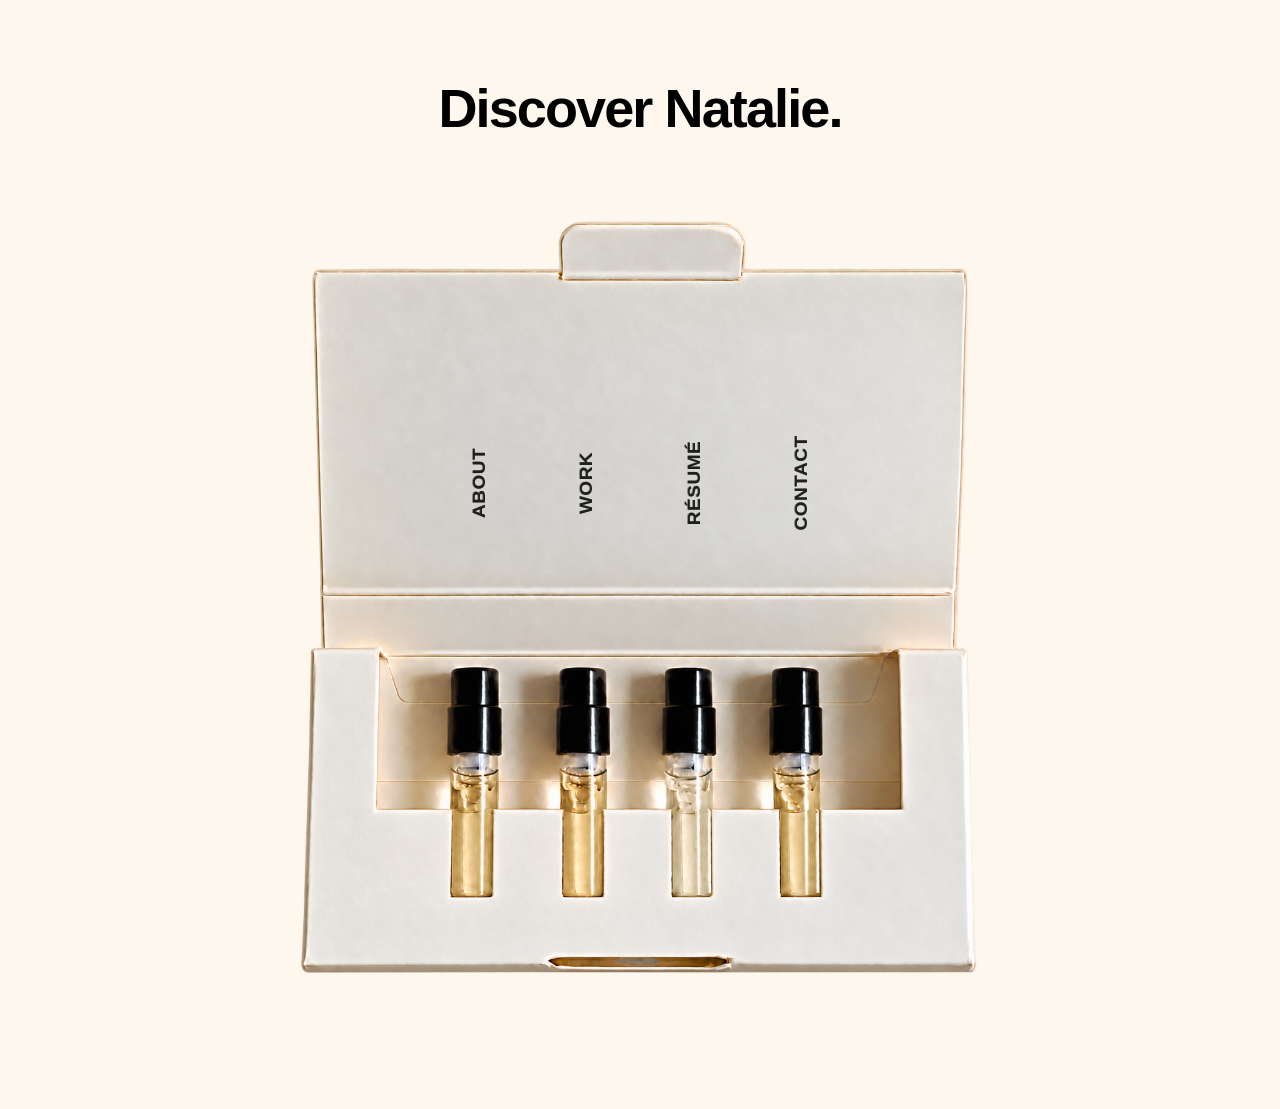
<file: index.html>
<!doctype html>
<html lang="en">
  <head>
    <meta charset="utf-8">
    <meta name="viewport" content="width=device-width, initial-scale=1">
    <meta name="description" content="Natalie's personal portfolio—discover her work, resume, and ways to connect.">
    <title>Discover Natalie | Personal Portfolio</title>
    <link rel="icon" href="images/favicon.svg" type="image/svg+xml">
    <link rel="stylesheet" href="styles.css">
  </head>
  <body>
    <main class="home">
      <h1>Discover Natalie.</h1>

      <figure class="discovery-set">
        <img
          src="images/jomalone-four-vials-v4.png"
          alt="An open cream discovery set containing four colorful fragrance vials"
          width="1121"
          height="1403"
        >

        <nav class="discovery-nav" aria-label="Portfolio navigation">
          <a class="discovery-link discovery-link--about" href="about.html" aria-label="About Me">About</a>
          <a class="discovery-link discovery-link--portfolio" href="portfolio.html" aria-label="Portfolio">Work</a>
          <a class="discovery-link discovery-link--resume" href="resume.html">Résumé</a>
          <a class="discovery-link discovery-link--contact" href="contact.html">Contact</a>

          <a class="vial-link vial-link--about" href="about.html" aria-label="About Me fragrance vial"></a>
          <a class="vial-link vial-link--portfolio" href="portfolio.html" aria-label="Portfolio fragrance vial"></a>
          <a class="vial-link vial-link--resume" href="resume.html" aria-label="Résumé fragrance vial"></a>
          <a class="vial-link vial-link--contact" href="contact.html" aria-label="Contact fragrance vial"></a>
        </nav>
      </figure>
    </main>
  </body>
</html>
</file>
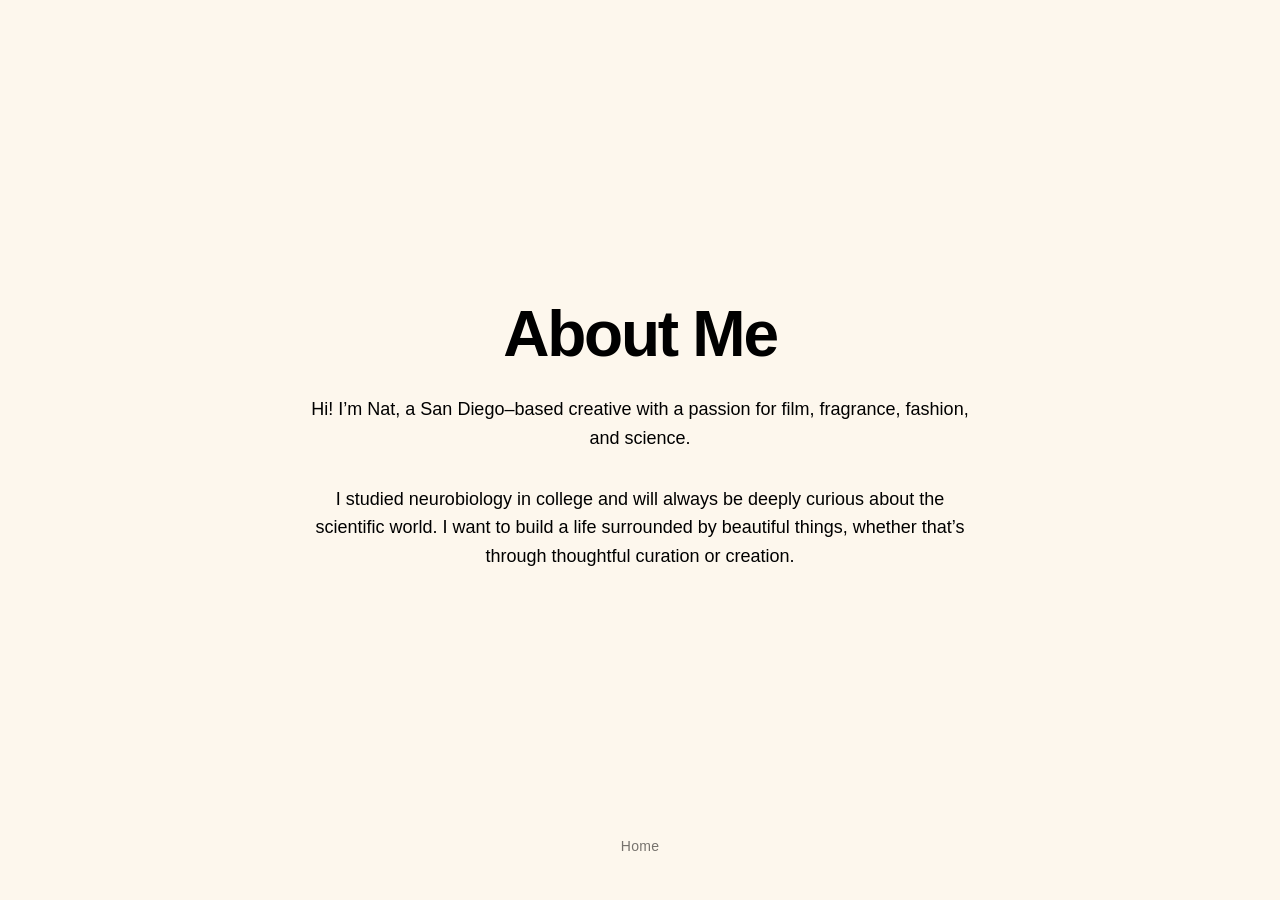
<file: about.html>
<!doctype html>
<html lang="en">
  <head>
    <meta charset="utf-8">
    <meta name="viewport" content="width=device-width, initial-scale=1">
    <meta name="description" content="Learn more about Natalie.">
    <title>About Me | Discover Natalie</title>
    <link rel="icon" href="images/favicon.svg" type="image/svg+xml">
    <link rel="stylesheet" href="styles.css">
  </head>
  <body>
    <main class="simple-page">
      <section class="simple-page__content" aria-labelledby="page-title">
        <h1 id="page-title">About Me</h1>
        <p>
          Hi! I’m Nat, a San Diego–based creative with a passion for film,
          fragrance, fashion, and science.
        </p>
        <p>
          I studied neurobiology in college and will always be deeply curious
          about the scientific world. I want to build a life surrounded by
          beautiful things, whether that’s through thoughtful curation or
          creation.
        </p>
      </section>
    </main>
    <a class="about-home" href="index.html">Home</a>
  </body>
</html>
</file>
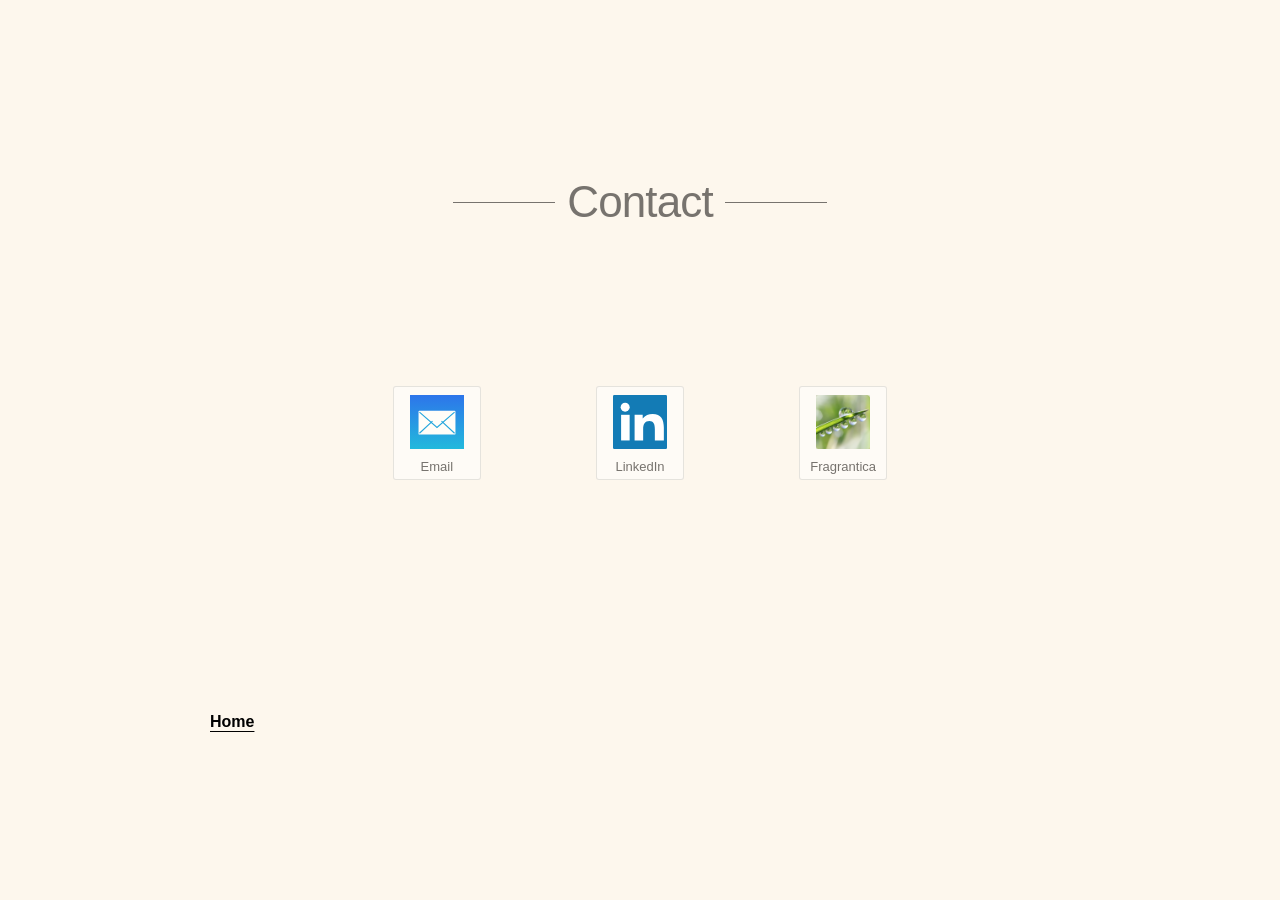
<file: contact.html>
<!doctype html>
<html lang="en">
  <head>
    <meta charset="utf-8">
    <meta name="viewport" content="width=device-width, initial-scale=1">
    <meta name="description" content="Contact Natalie.">
    <title>Contact | Discover Natalie</title>
    <link rel="icon" href="images/favicon.svg" type="image/svg+xml">
    <link rel="stylesheet" href="styles.css">
  </head>
  <body>
    <main class="contact-page">
      <section class="contact-page__content" aria-labelledby="page-title">
        <h1 class="contact-heading" id="page-title">Contact</h1>

        <div class="contact-grid" aria-label="Contact options">
          <div class="contact-card">
            <div class="contact-icon contact-icon--email" aria-hidden="true">
              <svg viewBox="0 0 120 120" role="img">
                <defs>
                  <linearGradient id="email-blue" x1="0" y1="0" x2="0" y2="1">
                    <stop offset="0" stop-color="#2d75ea"/>
                    <stop offset="1" stop-color="#22b9dc"/>
                  </linearGradient>
                </defs>
                <rect width="120" height="120" fill="url(#email-blue)"/>
                <rect x="19" y="35" width="82" height="53" rx="2" fill="#fffdf8"/>
                <path d="M21 38 60 72 99 38M21 85l29-27m49 27L70 58" fill="none" stroke="#24a6dd" stroke-width="2.5"/>
              </svg>
            </div>
            <span class="contact-card__label">Email</span>
          </div>

          <div class="contact-card">
            <div class="contact-icon contact-icon--linkedin" aria-hidden="true">
              <svg viewBox="0 0 120 120" role="img">
                <rect width="120" height="120" rx="3" fill="#137bb5"/>
                <circle cx="27" cy="27" r="10" fill="#fff"/>
                <rect x="18" y="44" width="19" height="57" fill="#fff"/>
                <path d="M48 44h18v8c6-7 13-10 22-10 19 0 25 12 25 31v28H93V76c0-11-3-18-12-18-10 0-14 7-14 18v25H48Z" fill="#fff"/>
              </svg>
            </div>
            <span class="contact-card__label">LinkedIn</span>
          </div>

          <div class="contact-card">
            <div class="contact-icon contact-icon--fragrantica" aria-hidden="true">
              <img src="images/fragrantica-dew.png" alt="">
            </div>
            <span class="contact-card__label">Fragrantica</span>
          </div>
        </div>
      </section>
    </main>
    <a class="back-link contact-home" href="index.html" aria-label="Return to home">Home</a>
  </body>
</html>
</file>
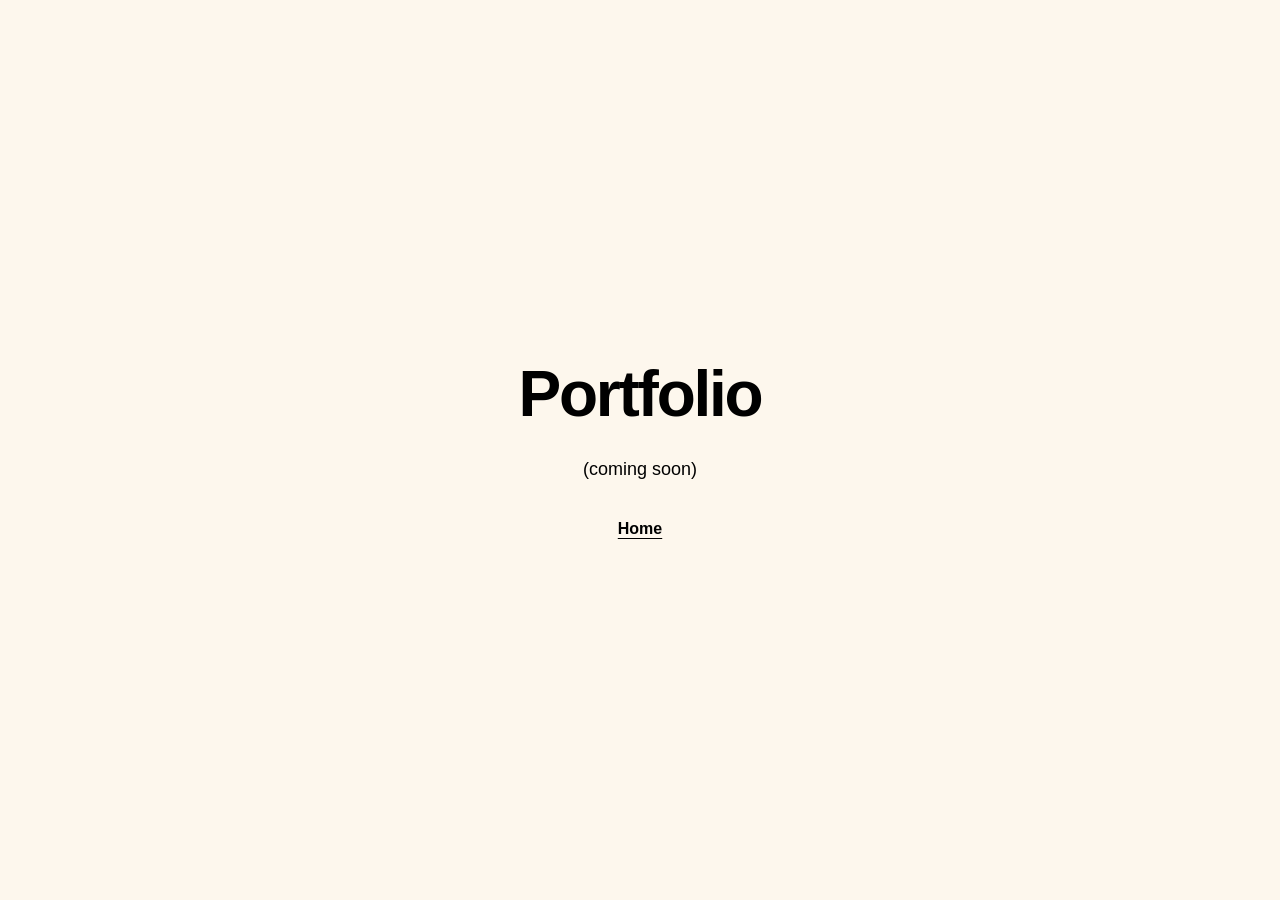
<file: portfolio.html>
<!doctype html>
<html lang="en">
  <head>
    <meta charset="utf-8">
    <meta name="viewport" content="width=device-width, initial-scale=1">
    <meta name="description" content="Explore Natalie's portfolio.">
    <title>Portfolio | Discover Natalie</title>
    <link rel="icon" href="images/favicon.svg" type="image/svg+xml">
    <link rel="stylesheet" href="styles.css">
  </head>
  <body>
    <main class="simple-page">
      <section class="simple-page__content" aria-labelledby="page-title">
        <h1 id="page-title">Portfolio</h1>
        <p>(coming soon)</p>
        <a class="back-link" href="index.html">Home</a>
      </section>
    </main>
  </body>
</html>
</file>
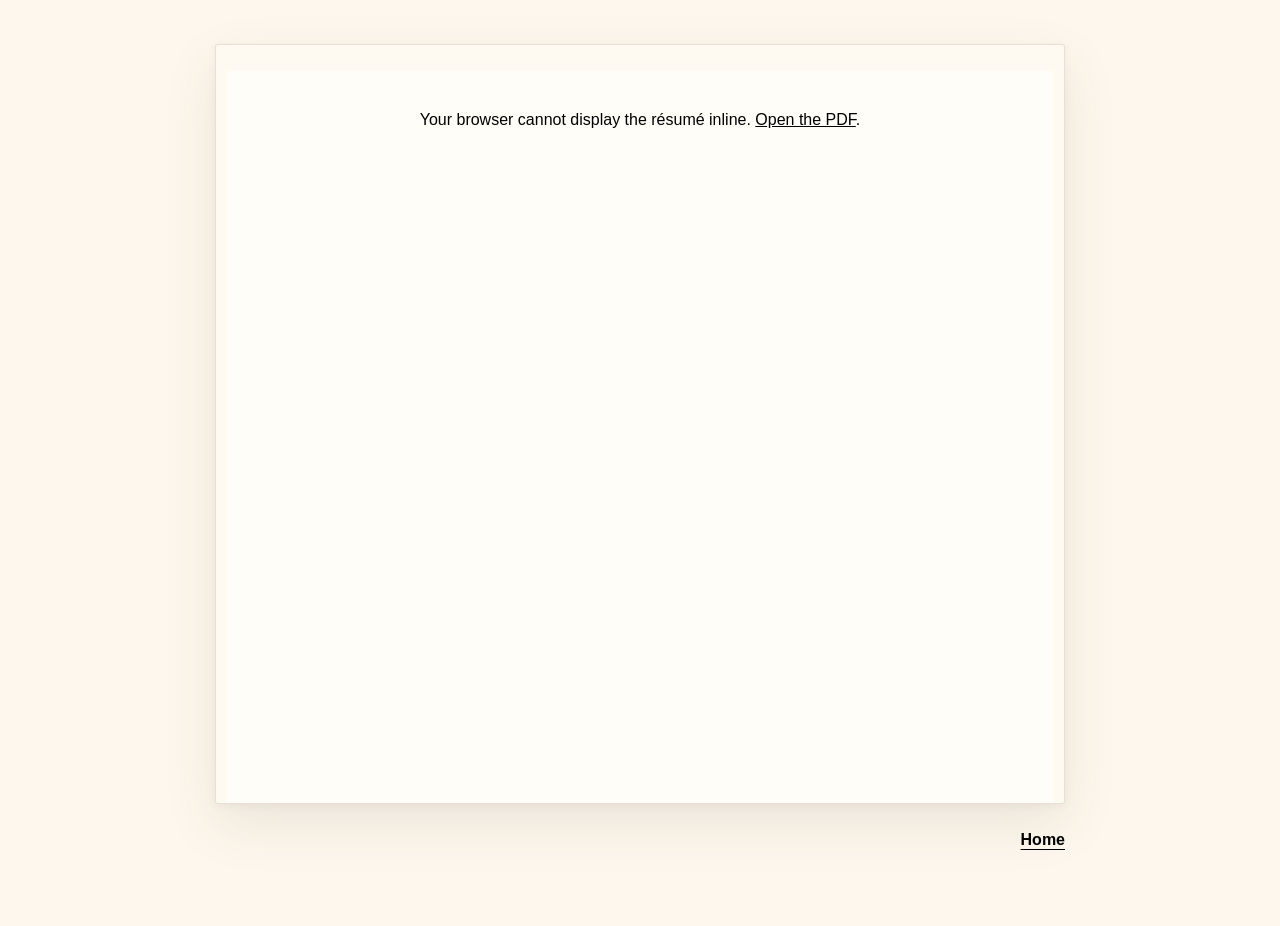
<file: resume.html>
<!doctype html>
<html lang="en">
  <head>
    <meta charset="utf-8">
    <meta name="viewport" content="width=device-width, initial-scale=1">
    <meta name="description" content="View Natalie's resume.">
    <title>Resume | Discover Natalie</title>
    <link rel="icon" href="images/favicon.svg" type="image/svg+xml">
    <link rel="stylesheet" href="styles.css">
  </head>
  <body>
    <main class="resume-page">
      <section class="resume-viewer" aria-label="Résumé">
        <object
          data="files/natalie-austin-resume.pdf#view=FitH&amp;toolbar=0&amp;navpanes=0"
          type="application/pdf"
          aria-label="Natalie Austin résumé"
        >
          <p>
            Your browser cannot display the résumé inline.
            <a href="files/natalie-austin-resume.pdf">Open the PDF</a>.
          </p>
        </object>
      </section>

      <a class="back-link resume-home" href="index.html">Home</a>
    </main>
  </body>
</html>
</file>
<file: styles.css>
:root {
  --page-background: #fdf7ed;
  --page-gutter: 24px;
  --heading-top: 80px;
  --heading-image-gap: 40px;
  --image-width: 700px;
}

*,
*::before,
*::after {
  box-sizing: border-box;
}

html {
  background: var(--page-background);
  color: #000;
  font-family: Helvetica, Arial, sans-serif;
}

body {
  min-width: 0;
  margin: 0;
  overflow-x: hidden;
  background: var(--page-background);
}

a {
  color: inherit;
}

.home {
  width: 100%;
  min-height: 100vh;
  padding: var(--heading-top) var(--page-gutter) 56px;
  text-align: center;
}

.home h1 {
  margin: 0;
  font-size: clamp(36px, 5.45vw, 54px);
  font-weight: 800;
  line-height: 1.05;
  letter-spacing: -0.035em;
}

.discovery-set {
  position: relative;
  width: min(100%, var(--image-width));
  margin: var(--heading-image-gap) auto 0;
}

.discovery-set img {
  display: block;
  width: 100%;
  height: auto;
}

.discovery-nav {
  position: absolute;
  inset: 0;
}

.discovery-link {
  position: absolute;
  z-index: 2;
  top: 35%;
  display: inline-flex;
  align-items: center;
  justify-content: center;
  padding: 8px 5px;
  color: #000;
  font-family: "Arial Narrow", "Helvetica Neue", Helvetica, Arial, sans-serif;
  font-size: clamp(12px, 1.7vw, 17px);
  font-stretch: condensed;
  font-weight: 600;
  line-height: 1;
  letter-spacing: 0.025em;
  mix-blend-mode: multiply;
  opacity: 0.86;
  text-shadow:
    0 -0.5px 0 rgba(0, 0, 0, 0.42),
    0 0.8px 0 rgba(255, 255, 255, 0.72);
  text-decoration: none;
  text-transform: uppercase;
  white-space: nowrap;
  transform: translate(-50%, -50%) rotate(-90deg) scaleX(1.12);
  transform-origin: center;
  transition: color 120ms ease, opacity 120ms ease, text-shadow 120ms ease;
}

.discovery-link::after {
  content: none;
}

.discovery-link:hover,
.discovery-nav:has(.vial-link--about:hover) .discovery-link--about,
.discovery-nav:has(.vial-link--portfolio:hover) .discovery-link--portfolio,
.discovery-nav:has(.vial-link--resume:hover) .discovery-link--resume,
.discovery-nav:has(.vial-link--contact:hover) .discovery-link--contact {
  color: #d71936;
  opacity: 1;
  text-shadow:
    0 -0.5px 0 rgba(132, 0, 20, 0.4),
    0 0.8px 0 rgba(255, 255, 255, 0.68);
}

.discovery-link:focus-visible {
  border-radius: 2px;
  outline: 1px dotted #000;
  outline-offset: 4px;
}

/* Each label is centered over its fragrance vial. */
.discovery-link--about {
  left: 27%;
}

.discovery-link--portfolio {
  left: 42.3%;
}

.discovery-link--resume {
  left: 57.7%;
}

.discovery-link--contact {
  left: 73%;
}

.vial-link {
  position: absolute;
  z-index: 1;
  top: 55.95%;
  height: 26.45%;
  color: #000;
  text-decoration: none;
  transform: translateX(-50%);
}

.vial-link--about {
  left: 26.36%;
  width: 7.76%;
}

.vial-link--portfolio {
  left: 41.7%;
  width: 7.4%;
}

.vial-link--resume {
  left: 56.82%;
  width: 7.67%;
}

.vial-link--contact {
  left: 72.21%;
  width: 7.58%;
}

.vial-link::before,
.vial-link::after {
  position: absolute;
  z-index: 0;
  background: rgba(248, 232, 205, 0.22);
  content: "";
  opacity: 0;
  transition: opacity 160ms ease;
}

/* Separate fitted pieces keep the overlay off the surrounding paper. */
.vial-link::before {
  top: -1%;
  left: -1.5%;
  width: 103%;
  height: 41%;
  clip-path: polygon(
    12% 0,
    88% 0,
    93% 4%,
    93% 44%,
    99% 48%,
    100% 52%,
    100% 94%,
    94% 100%,
    6% 100%,
    0 94%,
    0 52%,
    1% 48%,
    7% 44%,
    7% 4%
  );
}

.vial-link::after {
  top: 38%;
  left: 10%;
  width: 80%;
  height: 62%;
  clip-path: polygon(6% 0, 94% 0, 94% 7%, 100% 13%, 90% 100%, 10% 100%, 0 13%, 6% 7%);
}

.vial-link:hover::before,
.vial-link:hover::after,
.discovery-nav:has(.discovery-link--about:hover) .vial-link--about::before,
.discovery-nav:has(.discovery-link--about:hover) .vial-link--about::after,
.discovery-nav:has(.discovery-link--portfolio:hover) .vial-link--portfolio::before,
.discovery-nav:has(.discovery-link--portfolio:hover) .vial-link--portfolio::after,
.discovery-nav:has(.discovery-link--resume:hover) .vial-link--resume::before,
.discovery-nav:has(.discovery-link--resume:hover) .vial-link--resume::after,
.discovery-nav:has(.discovery-link--contact:hover) .vial-link--contact::before,
.discovery-nav:has(.discovery-link--contact:hover) .vial-link--contact::after {
  opacity: 1;
}

.vial-link:focus-visible {
  outline: 1px dotted #000;
  outline-offset: 3px;
}

.simple-page {
  display: grid;
  min-height: 100vh;
  place-items: center;
  padding: 48px 24px;
}

.simple-page__content {
  width: min(100%, 680px);
  text-align: center;
}

.simple-page h1 {
  margin: 0 0 24px;
  font-size: clamp(40px, 6vw, 64px);
  font-weight: 800;
  letter-spacing: -0.035em;
}

.simple-page p {
  margin: 0 auto 32px;
  font-size: 18px;
  line-height: 1.6;
}

.back-link {
  display: inline-block;
  padding: 5px 0;
  font-weight: 700;
  text-underline-offset: 4px;
}

.back-link:hover {
  opacity: 0.65;
}

.back-link:focus-visible {
  outline: 2px solid #000;
  outline-offset: 4px;
}

.about-home {
  position: fixed;
  bottom: 40px;
  left: 50%;
  padding: 6px;
  color: #77736e;
  font-size: 14px;
  font-weight: 400;
  letter-spacing: 0.02em;
  text-decoration: none;
  transform: translateX(-50%);
  transition: color 140ms ease, opacity 140ms ease;
}

.about-home:hover {
  color: #d71936;
}

.about-home:focus-visible {
  outline: 1px solid #000;
  outline-offset: 3px;
}

.contact-page {
  min-height: 100vh;
  padding: clamp(130px, 20vh, 190px) 24px 96px;
  background: var(--page-background);
}

.contact-page__content {
  width: min(100%, 1000px);
  margin: 0 auto;
  text-align: center;
}

.contact-heading {
  display: flex;
  align-items: center;
  justify-content: center;
  gap: 12px;
  margin: 0;
  color: #77736e;
  font-size: clamp(34px, 4vw, 44px);
  font-weight: 300;
  line-height: 1;
  letter-spacing: -0.02em;
}

.contact-heading::before,
.contact-heading::after {
  width: clamp(68px, 8vw, 108px);
  border-top: 1px solid currentColor;
  content: "";
}

.contact-grid {
  display: grid;
  grid-template-columns: repeat(3, 1fr);
  gap: clamp(54px, 9vw, 132px);
  align-items: center;
  width: fit-content;
  margin: clamp(132px, 18vh, 182px) auto 0;
}

.contact-card {
  display: flex;
  width: 88px;
  height: 94px;
  flex-direction: column;
  align-items: center;
  justify-content: space-between;
  padding: 8px 7px 6px;
  border: 1px solid rgba(119, 115, 110, 0.18);
  border-radius: 3px;
  background: rgba(255, 255, 255, 0.48);
  color: #77736e;
}

.contact-icon {
  display: block;
  width: 54px;
  height: 54px;
  overflow: hidden;
}

.contact-icon svg,
.contact-icon img {
  display: block;
  width: 100%;
  height: 100%;
}

.contact-icon img {
  object-fit: cover;
}

.contact-card__label {
  font-size: 13px;
  font-weight: 300;
  line-height: 1;
}

.contact-home {
  position: fixed;
  bottom: 164px;
  left: 210px;
}

.resume-page {
  min-height: 100vh;
  padding: 44px 24px 72px;
  background: var(--page-background);
}

.resume-home {
  display: block;
  width: min(100%, 850px);
  margin: 22px auto 0;
  text-align: right;
}

.resume-viewer {
  width: min(100%, 850px);
  height: max(760px, calc(100vh - 165px));
  margin: 0 auto;
  padding: 10px;
  overflow: hidden;
  border: 1px solid rgba(139, 119, 91, 0.2);
  border-radius: 3px;
  background: rgba(255, 252, 245, 0.62);
  box-shadow:
    0 2px 8px rgba(78, 65, 48, 0.05),
    0 20px 54px rgba(78, 65, 48, 0.1);
}

.resume-viewer object {
  display: block;
  width: 100%;
  height: 100%;
  border: 0;
  border-radius: 1px;
  background: #fffdf8;
}

.resume-viewer p {
  padding: 40px 24px;
  text-align: center;
}

@media (max-width: 700px) {
  :root {
    --page-gutter: 12px;
    --heading-top: 42px;
    --heading-image-gap: 36px;
  }

  .home {
    padding-bottom: 32px;
  }

  .discovery-set {
    width: min(96vw, var(--image-width));
  }

  .discovery-link {
    padding: 6px 4px;
  }

  .contact-page {
    padding-top: 92px;
  }

  .contact-grid {
    grid-template-columns: 1fr;
    gap: 30px;
    margin-top: 104px;
  }

  .contact-home {
    bottom: 72px;
    left: 72px;
  }

  .resume-page {
    padding: 24px 12px 36px;
  }

  .resume-home {
    margin-top: 16px;
  }

  .resume-viewer {
    height: calc(100vh - 104px);
    min-height: 600px;
    padding: 6px;
  }
}

@media (max-width: 420px) {
  :root {
    --heading-top: 32px;
    --heading-image-gap: 28px;
  }

  .home h1 {
    font-size: 34px;
  }

  .discovery-link {
    font-size: 11px;
    padding: 5px 3px;
  }

  .contact-heading {
    gap: 10px;
    font-size: 32px;
  }

  .contact-heading::before,
  .contact-heading::after {
    width: 46px;
  }

  .contact-card {
    width: 88px;
    height: 94px;
    padding-top: 8px;
  }

  .contact-icon {
    width: 54px;
    height: 54px;
  }

  .contact-card__label {
    font-size: 13px;
  }
}

@media (prefers-reduced-motion: reduce) {
  *,
  *::before,
  *::after {
    scroll-behavior: auto !important;
    transition-duration: 0.01ms !important;
    animation-duration: 0.01ms !important;
    animation-iteration-count: 1 !important;
  }
}
</file>
